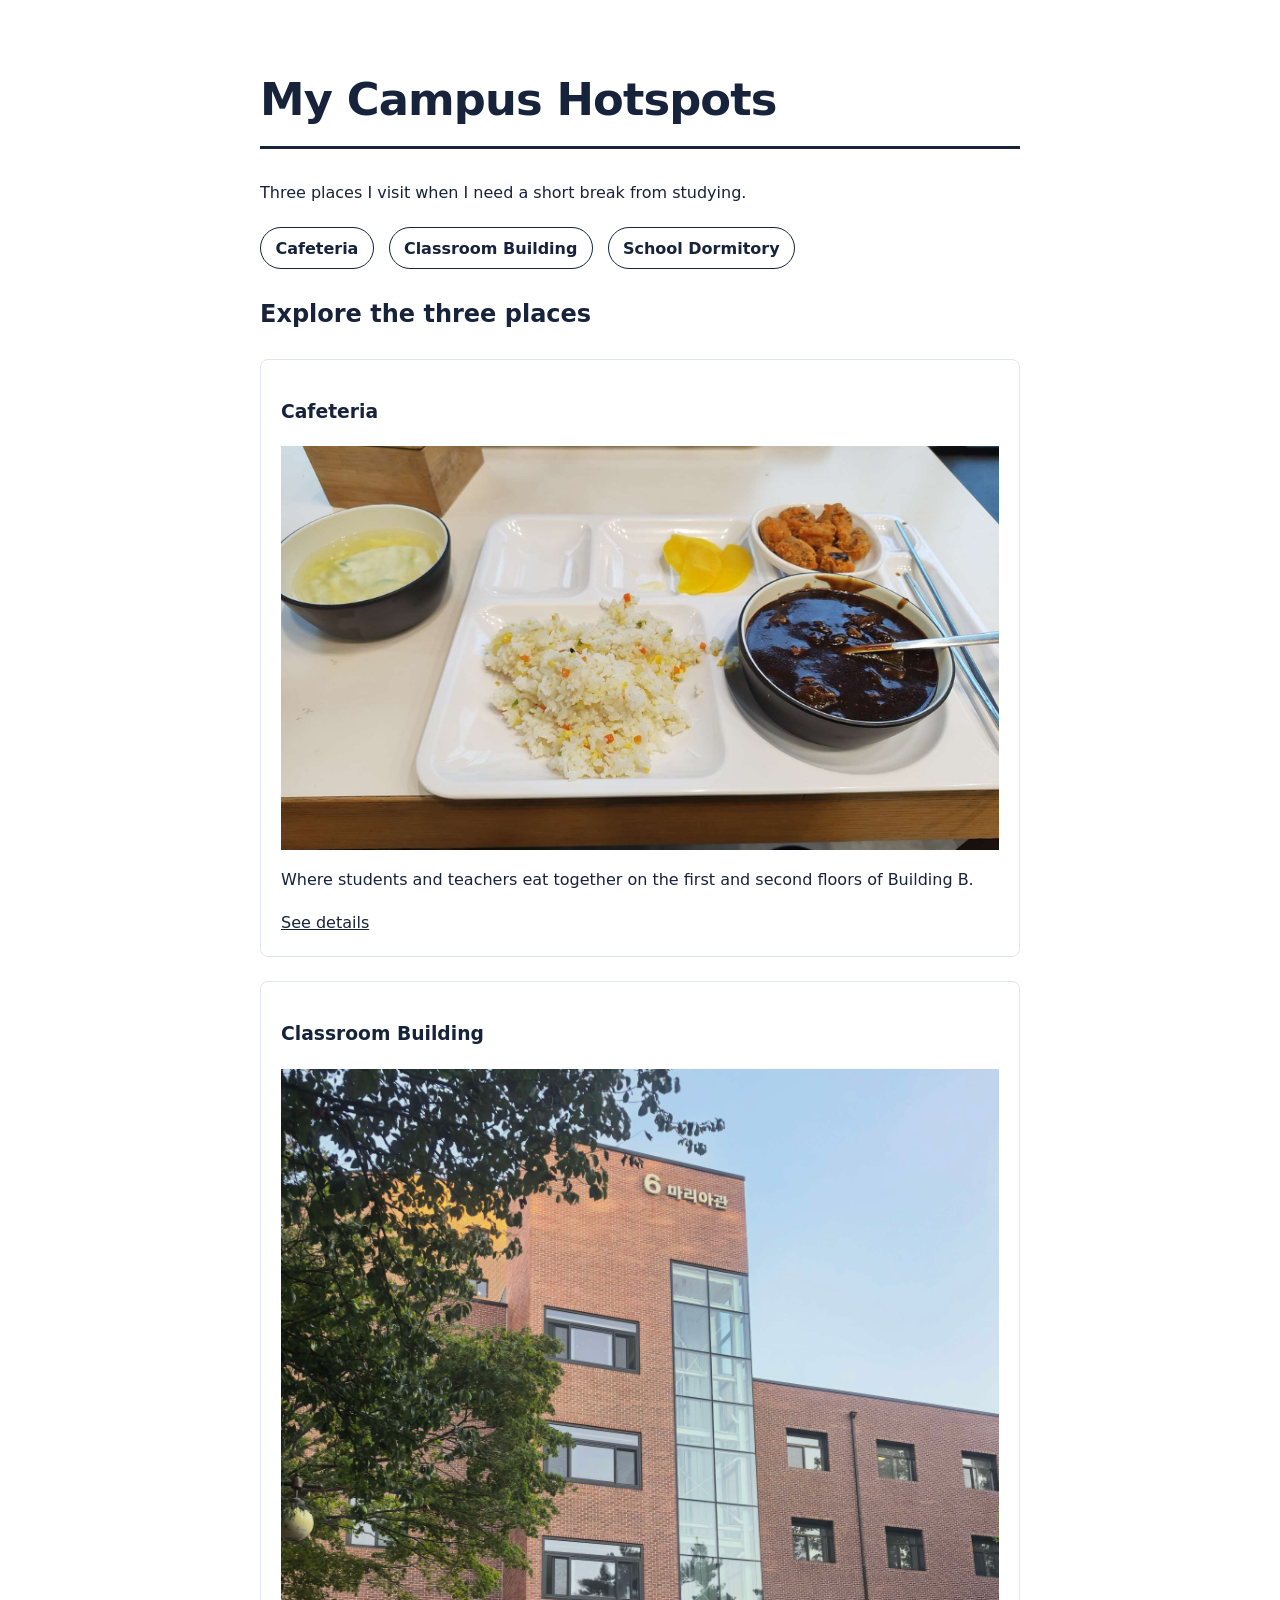
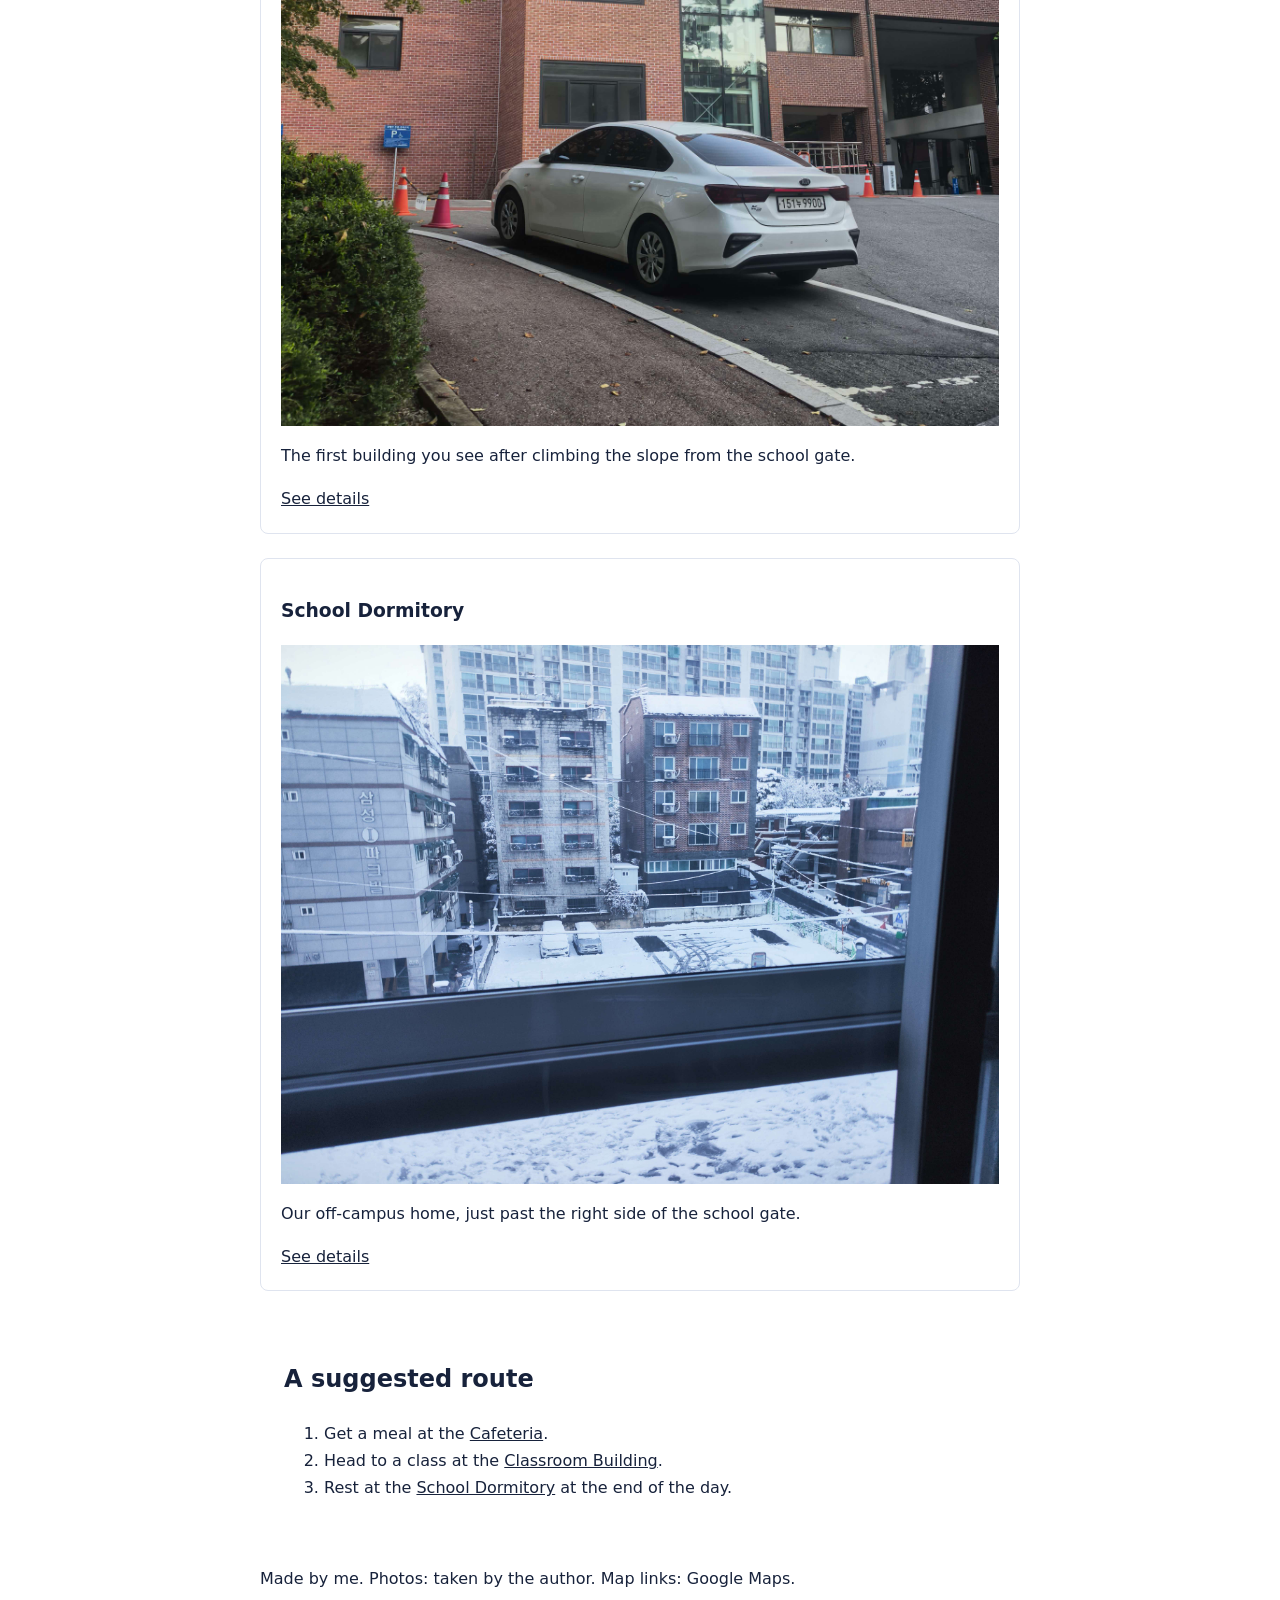
<file: index.html>
<!doctype html>
<html lang="en">
  <head>
    <meta charset="utf-8">
    <meta name="viewport" content="width=device-width, initial-scale=1">
    <title>My Campus Hotspots</title>
    <link rel="stylesheet" href="styles.css">
  </head>
  <body class="page-home">
    <div class="page">
      <header>
        <h1>My Campus Hotspots</h1>
        <p>Three places I visit when I need a short break from studying.</p>
      </header>

      <nav aria-label="Place navigation">
        <a href="cafeteria.html">Cafeteria</a>
        <a href="classroom.html">Classroom Building</a>
        <a href="dormitory.html">School Dormitory</a>
      </nav>

      <main>
        <section>
          <h2>Explore the three places</h2>

          <article class="place-card">
            <h3>Cafeteria</h3>
            <img src="images/cafeteria.jpg" alt="The cafeteria where students and teachers share meals">
            <p>Where students and teachers eat together on the first and second floors of Building B.</p>
            <a href="cafeteria.html">See details</a>
          </article>

          <article class="place-card">
            <h3>Classroom Building</h3>
            <img src="images/classroom.jpg" alt="The classroom building with computer classrooms">
            <p>The first building you see after climbing the slope from the school gate.</p>
            <a href="classroom.html">See details</a>
          </article>

          <article class="place-card">
            <h3>School Dormitory</h3>
            <img src="images/dormitory.jpg" alt="The off-campus dormitory with a snowy view">
            <p>Our off-campus home, just past the right side of the school gate.</p>
            <a href="dormitory.html">See details</a>
          </article>
        </section>

        <section class="panel">
          <h2>A suggested route</h2>
          <ol>
            <li>Get a meal at the <a href="cafeteria.html">Cafeteria</a>.</li>
            <li>Head to a class at the <a href="classroom.html">Classroom Building</a>.</li>
            <li>Rest at the <a href="dormitory.html">School Dormitory</a> at the end of the day.</li>
          </ol>
        </section>
      </main>

      <footer>
        <p>Made by me. Photos: taken by the author. Map links: Google Maps.</p>
      </footer>
    </div>
  </body>
</html>
</file>
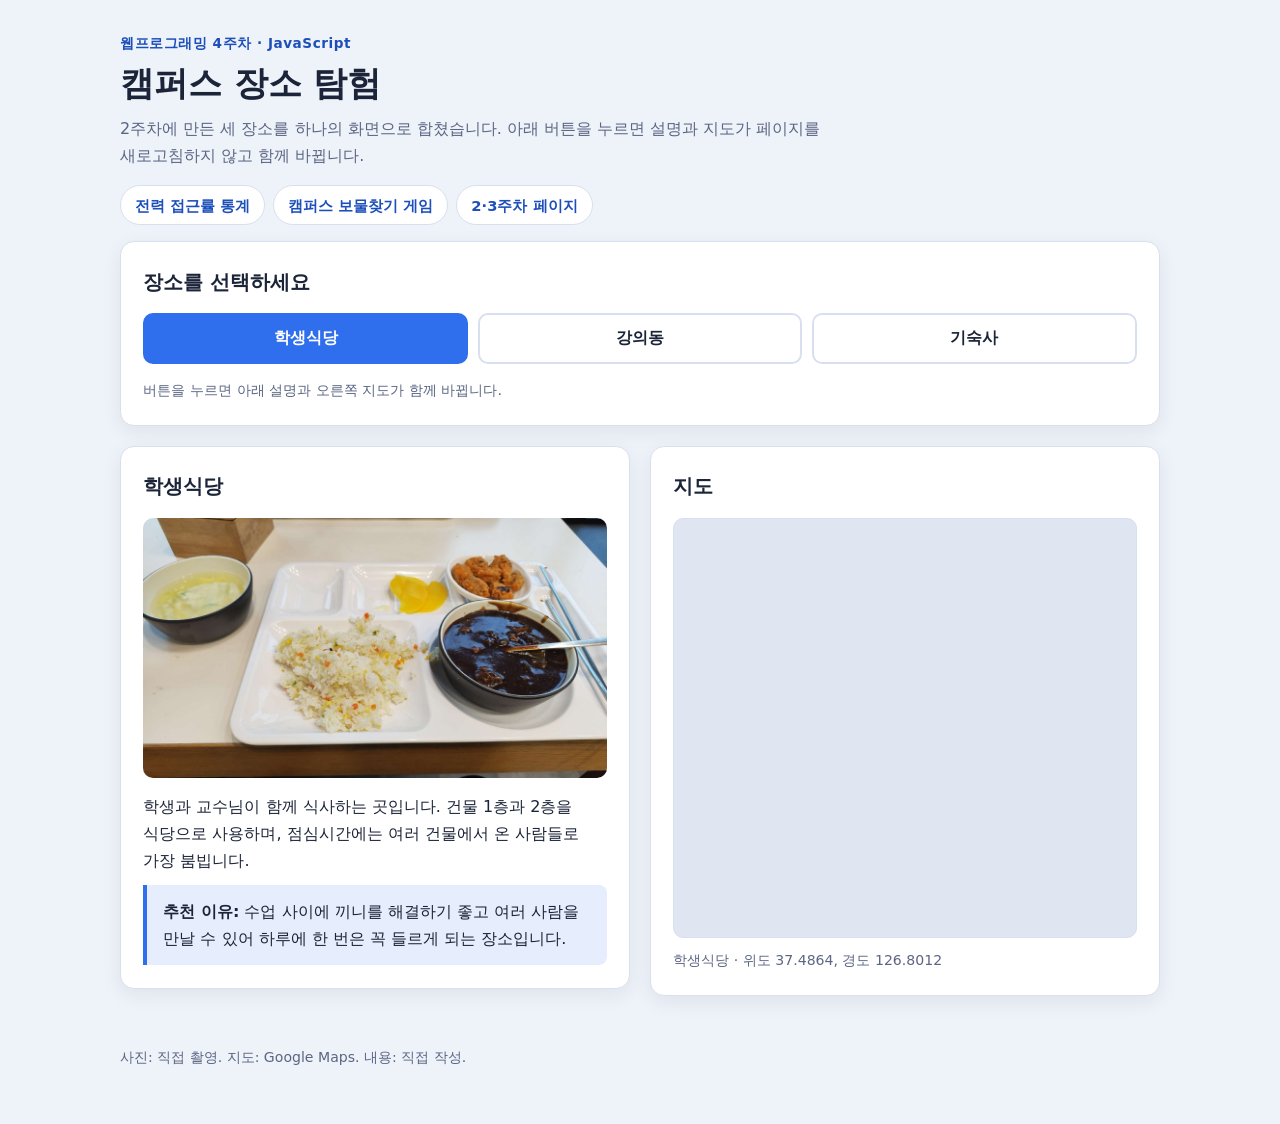
<file: week4/index.html>
<!doctype html>
<html lang="ko">
  <head>
    <meta charset="utf-8">
    <meta name="viewport" content="width=device-width, initial-scale=1">
    <title>캠퍼스 장소 탐험 · 웹프로그래밍 4주차</title>
    <link rel="stylesheet" href="styles.css">
    <script src="app.js" defer></script>
  </head>
  <body class="page-explore">
    <header class="site-header">
      <p class="eyebrow">웹프로그래밍 4주차 · JavaScript</p>
      <h1>캠퍼스 장소 탐험</h1>
      <p class="lead">
        2주차에 만든 세 장소를 하나의 화면으로 합쳤습니다. 아래 버튼을 누르면 설명과 지도가
        페이지를 새로고침하지 않고 함께 바뀝니다.
      </p>
      <nav class="site-nav" aria-label="다른 페이지">
        <a href="statistics.html">전력 접근률 통계</a>
        <a href="game.html">캠퍼스 보물찾기 게임</a>
        <a href="../index.html">2·3주차 페이지</a>
      </nav>
    </header>

    <main>
      <section class="panel" aria-labelledby="pick-title">
        <h2 id="pick-title">장소를 선택하세요</h2>
        <div class="place-buttons" role="group" aria-label="장소 선택">
          <button type="button" class="place-btn" data-place="cafeteria" aria-pressed="true">학생식당</button>
          <button type="button" class="place-btn" data-place="classroom" aria-pressed="false">강의동</button>
          <button type="button" class="place-btn" data-place="dormitory" aria-pressed="false">기숙사</button>
        </div>
        <p class="hint">버튼을 누르면 아래 설명과 오른쪽 지도가 함께 바뀝니다.</p>
      </section>

      <div class="explore-grid">
        <div class="place-list">
          <article class="panel place" id="place-cafeteria" data-place="cafeteria">
            <h2>학생식당</h2>
            <img src="images/cafeteria.jpg" alt="학생과 교수님이 함께 식사하는 학생식당 내부">
            <p>
              학생과 교수님이 함께 식사하는 곳입니다. 건물 1층과 2층을 식당으로 사용하며,
              점심시간에는 여러 건물에서 온 사람들로 가장 붐빕니다.
            </p>
            <p class="reason">
              <strong>추천 이유:</strong> 수업 사이에 끼니를 해결하기 좋고 여러 사람을 만날 수 있어
              하루에 한 번은 꼭 들르게 되는 장소입니다.
            </p>
          </article>

          <article class="panel place" id="place-classroom" data-place="classroom" hidden>
            <h2>강의동</h2>
            <img src="images/classroom.jpg" alt="학교 정문에서 올라오면 가장 먼저 보이는 강의동">
            <p>
              학교 정문에서 오르막을 올라오면 가장 먼저 보이는 건물입니다. 컴퓨터 실습실이 있어
              전공 수업과 실습이 주로 이곳에서 열립니다.
            </p>
            <p class="reason">
              <strong>추천 이유:</strong> 전공 수업과 실습이 모두 이 건물에서 이루어져서 하루 중
              가장 오래 머무는 장소입니다.
            </p>
          </article>

          <article class="panel place" id="place-dormitory" data-place="dormitory" hidden>
            <h2>기숙사</h2>
            <img src="images/dormitory.jpg" alt="눈이 쌓인 겨울 풍경의 교외 기숙사">
            <p>
              학교 정문 오른쪽으로 곧장 가면 보이는 교외 기숙사입니다. 겨울에는 눈이 쌓인 풍경이
              특히 예뻐서 사진을 찍는 사람이 많습니다.
            </p>
            <p class="reason">
              <strong>추천 이유:</strong> 수업이 끝난 뒤 쉬고 다음 날을 준비하는 공간이라 하루의
              시작과 끝을 함께하는 장소입니다.
            </p>
          </article>
        </div>

        <section class="panel map-panel" aria-labelledby="map-title">
          <h2 id="map-title">지도</h2>
          <div class="map-frame">
            <iframe
              id="place-map"
              title="선택한 장소의 구글 지도"
              src="https://maps.google.com/maps?q=37.4864303,126.8011835&amp;z=17&amp;hl=ko&amp;output=embed"
              loading="lazy"
              referrerpolicy="no-referrer-when-downgrade"
              allowfullscreen></iframe>
          </div>
          <p class="map-caption" id="map-caption">학생식당 · 위도 37.4864, 경도 126.8012</p>
        </section>
      </div>
    </main>

    <footer class="site-footer">
      <p>사진: 직접 촬영. 지도: Google Maps. 내용: 직접 작성.</p>
    </footer>
  </body>
</html>
</file>
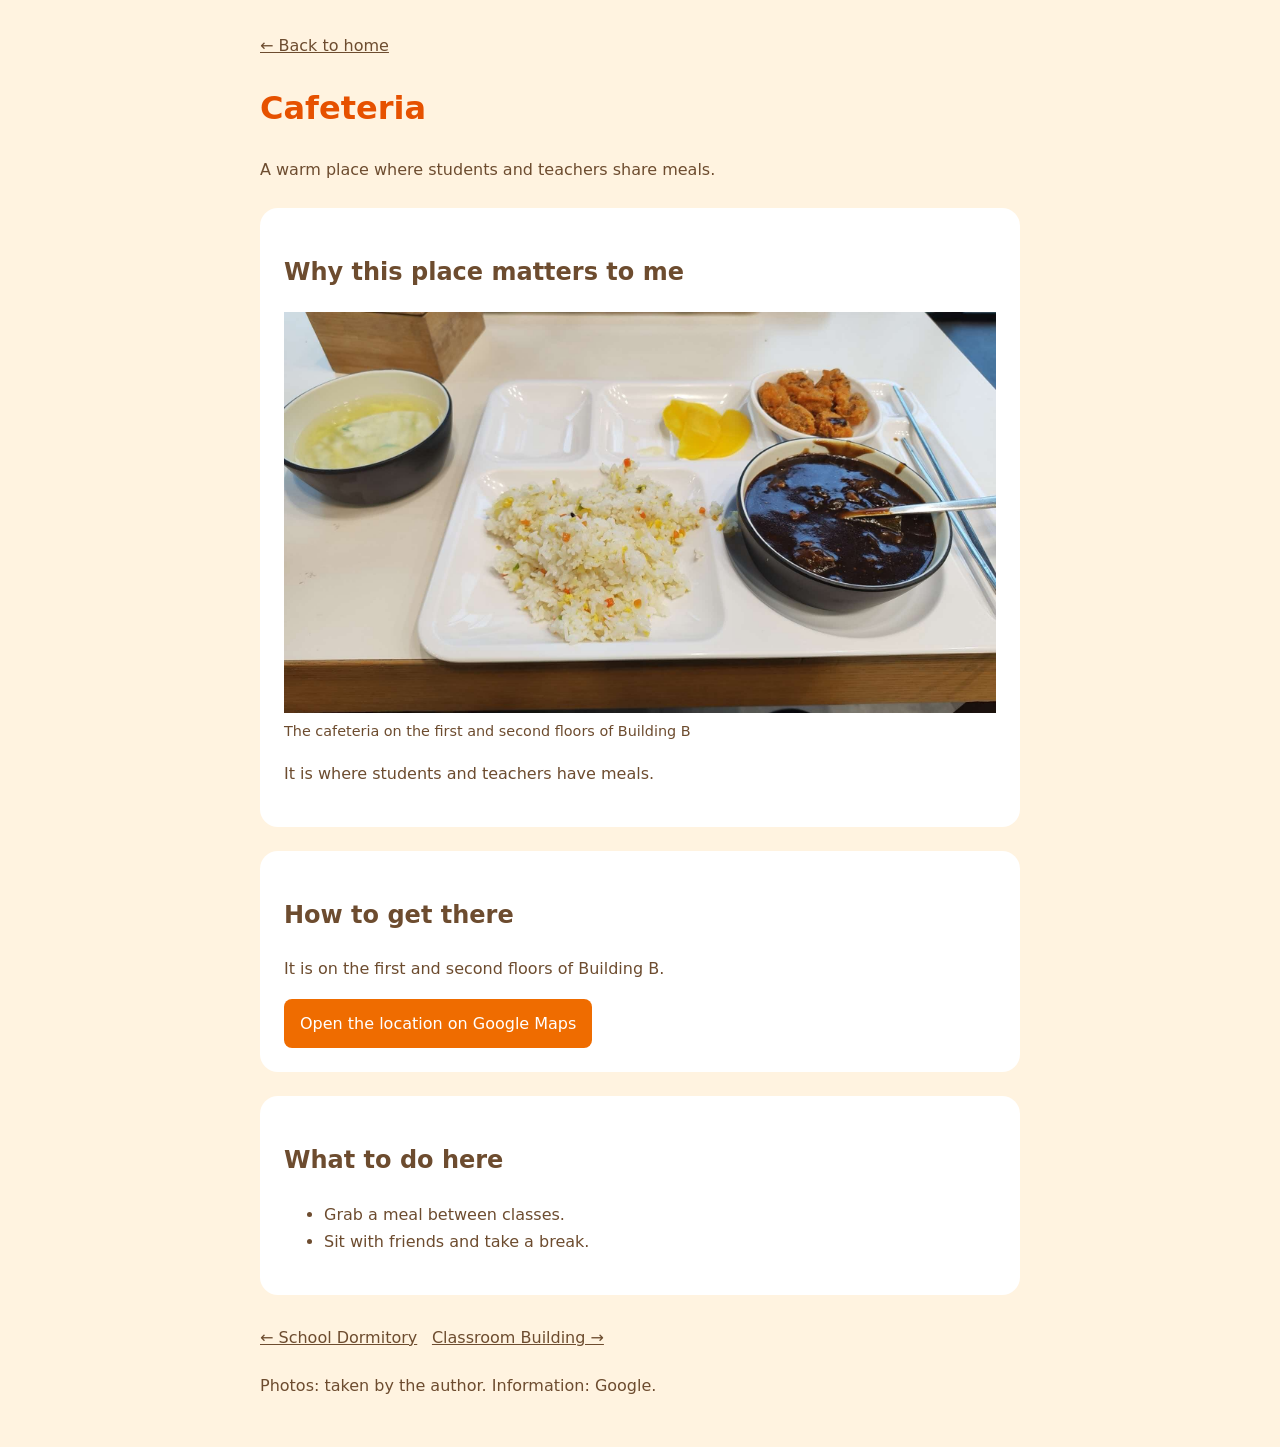
<file: cafeteria.html>
<!doctype html>
<html lang="en">
  <head>
    <meta charset="utf-8">
    <meta name="viewport" content="width=device-width, initial-scale=1">
    <title>Cafeteria · My Campus Hotspots</title>
    <link rel="stylesheet" href="styles.css">
  </head>
  <body class="page-cafeteria">
    <div class="page">
      <header>
        <a href="index.html">← Back to home</a>
        <h1>Cafeteria</h1>
        <p>A warm place where students and teachers share meals.</p>
      </header>

      <main>
        <section class="panel">
          <h2>Why this place matters to me</h2>
          <figure>
            <img src="images/cafeteria.jpg" alt="The cafeteria where students and teachers eat together">
            <figcaption>The cafeteria on the first and second floors of Building B</figcaption>
          </figure>
          <p>It is where students and teachers have meals.</p>
        </section>

        <section class="panel">
          <h2>How to get there</h2>
          <p>It is on the first and second floors of Building B.</p>
          <a class="action" href="https://maps.app.goo.gl/sEosfgcuza8anEA77" target="_blank" rel="noopener">Open the location on Google Maps</a>
        </section>

        <aside class="panel">
          <h2>What to do here</h2>
          <ul>
            <li>Grab a meal between classes.</li>
            <li>Sit with friends and take a break.</li>
          </ul>
        </aside>
      </main>

      <footer>
        <nav aria-label="Place navigation">
          <a href="dormitory.html">← School Dormitory</a>
          <a href="classroom.html">Classroom Building →</a>
        </nav>
        <p>Photos: taken by the author. Information: Google.</p>
      </footer>
    </div>
  </body>
</html>
</file>
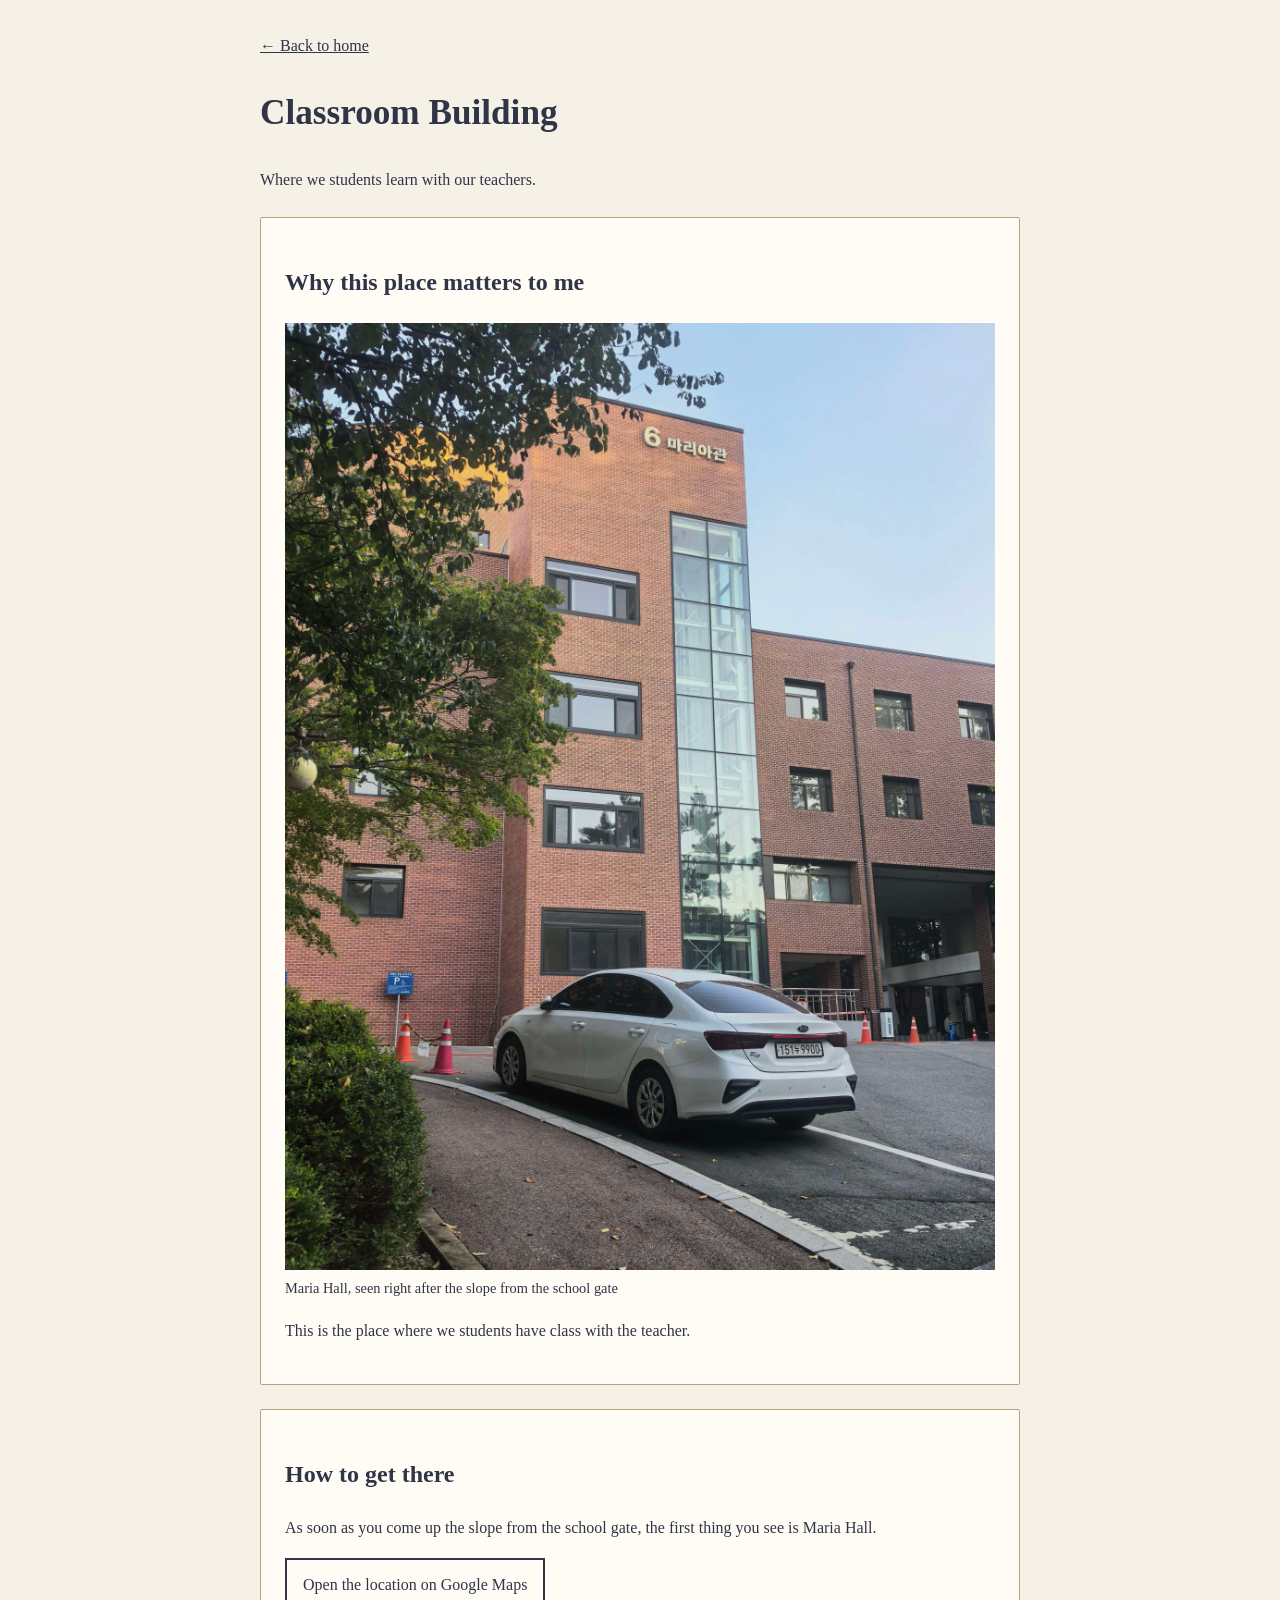
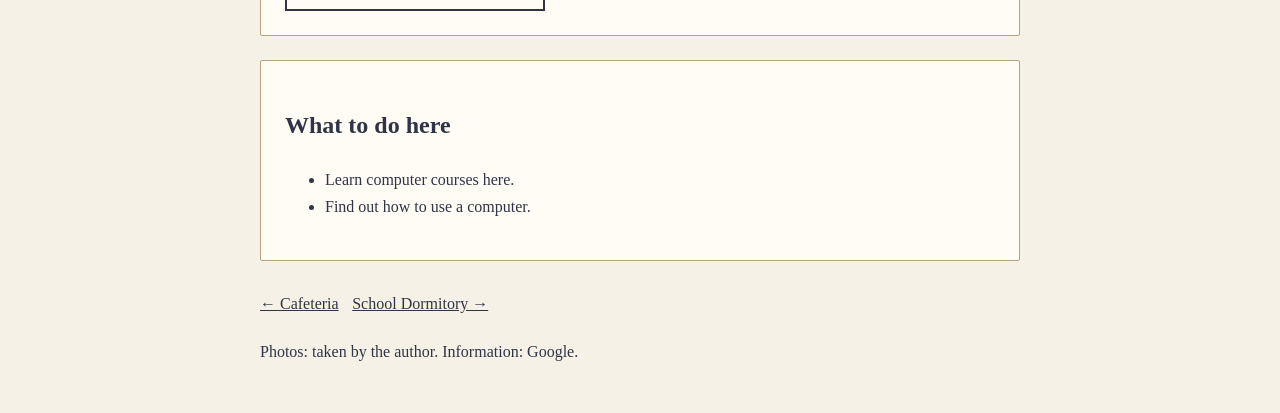
<file: classroom.html>
<!doctype html>
<html lang="en">
  <head>
    <meta charset="utf-8">
    <meta name="viewport" content="width=device-width, initial-scale=1">
    <title>Classroom Building · My Campus Hotspots</title>
    <link rel="stylesheet" href="styles.css">
  </head>
  <body class="page-classroom">
    <div class="page">
      <header>
        <a href="index.html">← Back to home</a>
        <h1>Classroom Building</h1>
        <p>Where we students learn with our teachers.</p>
      </header>

      <main>
        <section class="panel">
          <h2>Why this place matters to me</h2>
          <figure>
            <img src="images/classroom.jpg" alt="The classroom building where students have classes">
            <figcaption>Maria Hall, seen right after the slope from the school gate</figcaption>
          </figure>
          <p>This is the place where we students have class with the teacher.</p>
        </section>

        <section class="panel">
          <h2>How to get there</h2>
          <p>As soon as you come up the slope from the school gate, the first thing you see is Maria Hall.</p>
          <a class="action" href="https://maps.app.goo.gl/1VNUcBGzoHddhNr5A" target="_blank" rel="noopener">Open the location on Google Maps</a>
        </section>

        <aside class="panel">
          <h2>What to do here</h2>
          <ul>
            <li>Learn computer courses here.</li>
            <li>Find out how to use a computer.</li>
          </ul>
        </aside>
      </main>

      <footer>
        <nav aria-label="Place navigation">
          <a href="cafeteria.html">← Cafeteria</a>
          <a href="dormitory.html">School Dormitory →</a>
        </nav>
        <p>Photos: taken by the author. Information: Google.</p>
      </footer>
    </div>
  </body>
</html>
</file>
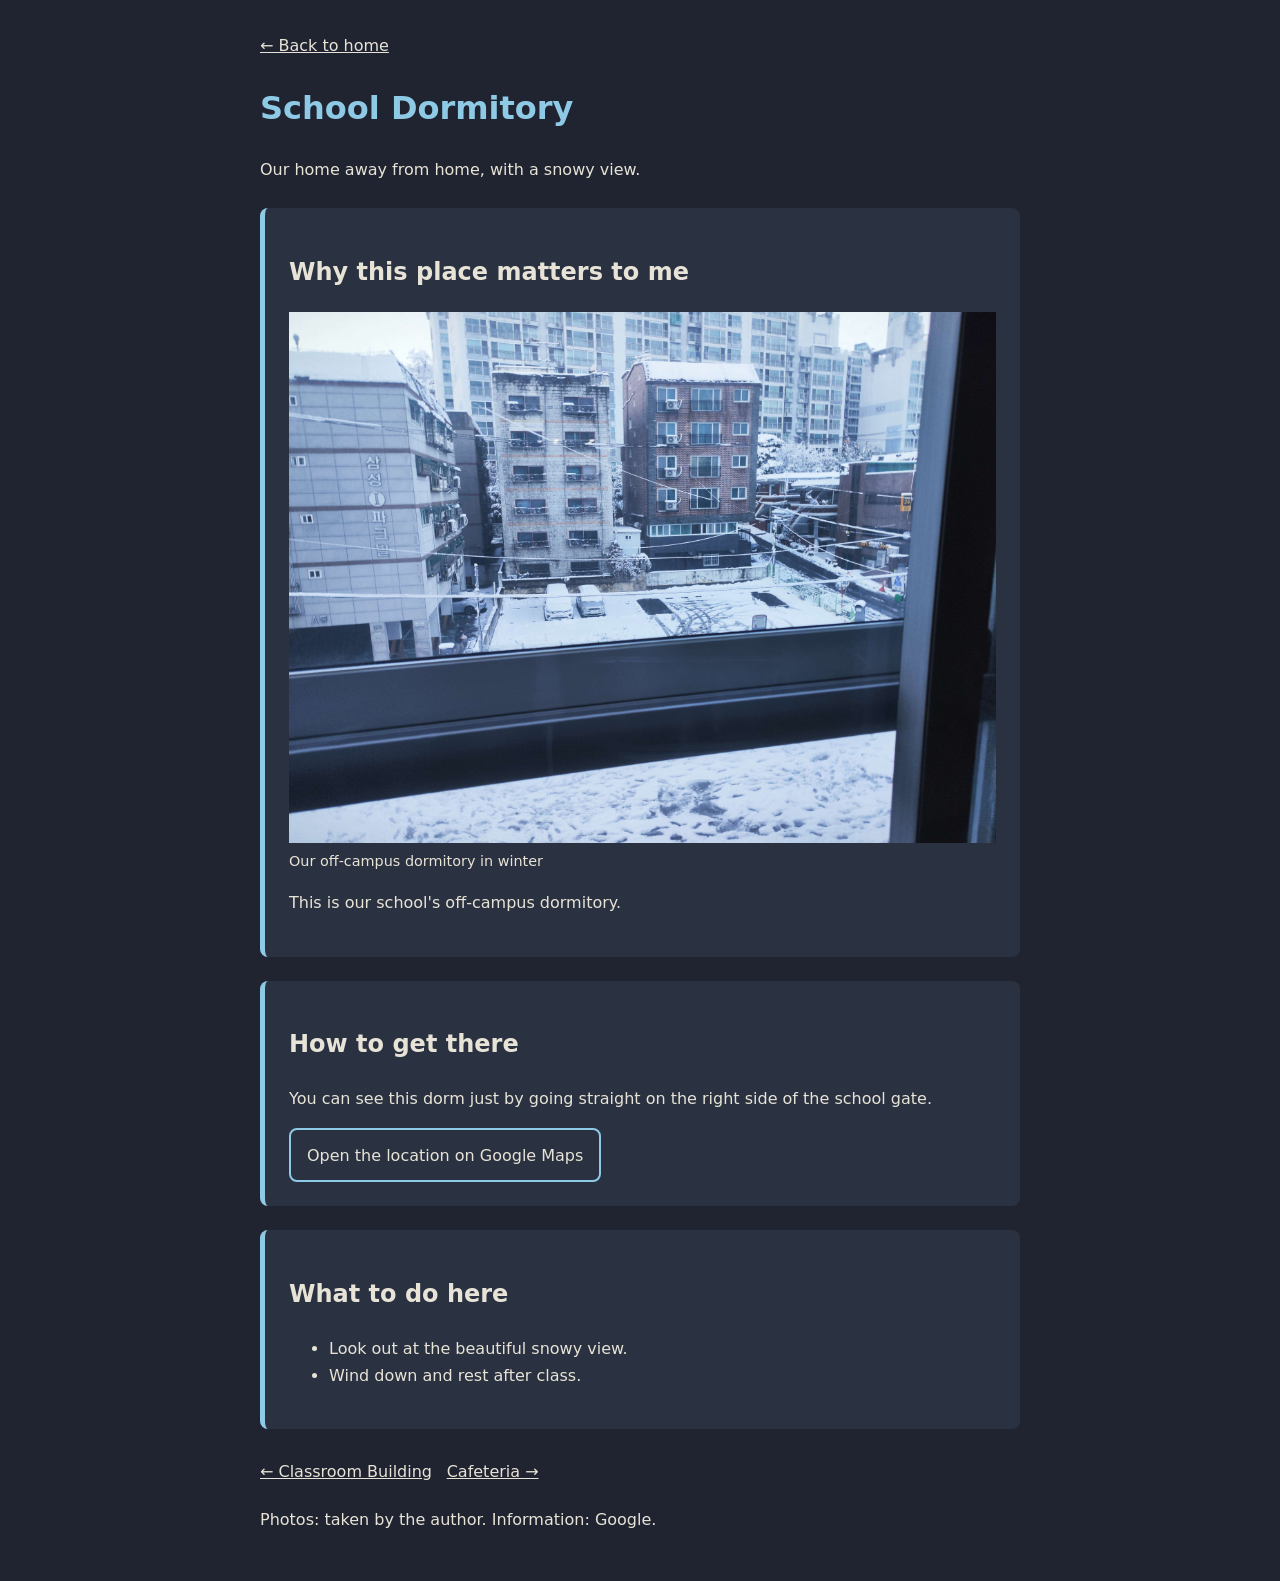
<file: dormitory.html>
<!doctype html>
<html lang="en">
  <head>
    <meta charset="utf-8">
    <meta name="viewport" content="width=device-width, initial-scale=1">
    <title>School Dormitory · My Campus Hotspots</title>
    <link rel="stylesheet" href="styles.css">
  </head>
  <body class="page-dormitory">
    <div class="page">
      <header>
        <a href="index.html">← Back to home</a>
        <h1>School Dormitory</h1>
        <p>Our home away from home, with a snowy view.</p>
      </header>

      <main>
        <section class="panel">
          <h2>Why this place matters to me</h2>
          <figure>
            <img src="images/dormitory.jpg" alt="The off-campus dormitory surrounded by snow">
            <figcaption>Our off-campus dormitory in winter</figcaption>
          </figure>
          <p>This is our school's off-campus dormitory.</p>
        </section>

        <section class="panel">
          <h2>How to get there</h2>
          <p>You can see this dorm just by going straight on the right side of the school gate.</p>
          <a class="action" href="https://maps.app.goo.gl/PTHGmBZXGiX6MFUu8" target="_blank" rel="noopener">Open the location on Google Maps</a>
        </section>

        <aside class="panel">
          <h2>What to do here</h2>
          <ul>
            <li>Look out at the beautiful snowy view.</li>
            <li>Wind down and rest after class.</li>
          </ul>
        </aside>
      </main>

      <footer>
        <nav aria-label="Place navigation">
          <a href="classroom.html">← Classroom Building</a>
          <a href="cafeteria.html">Cafeteria →</a>
        </nav>
        <p>Photos: taken by the author. Information: Google.</p>
      </footer>
    </div>
  </body>
</html>
</file>
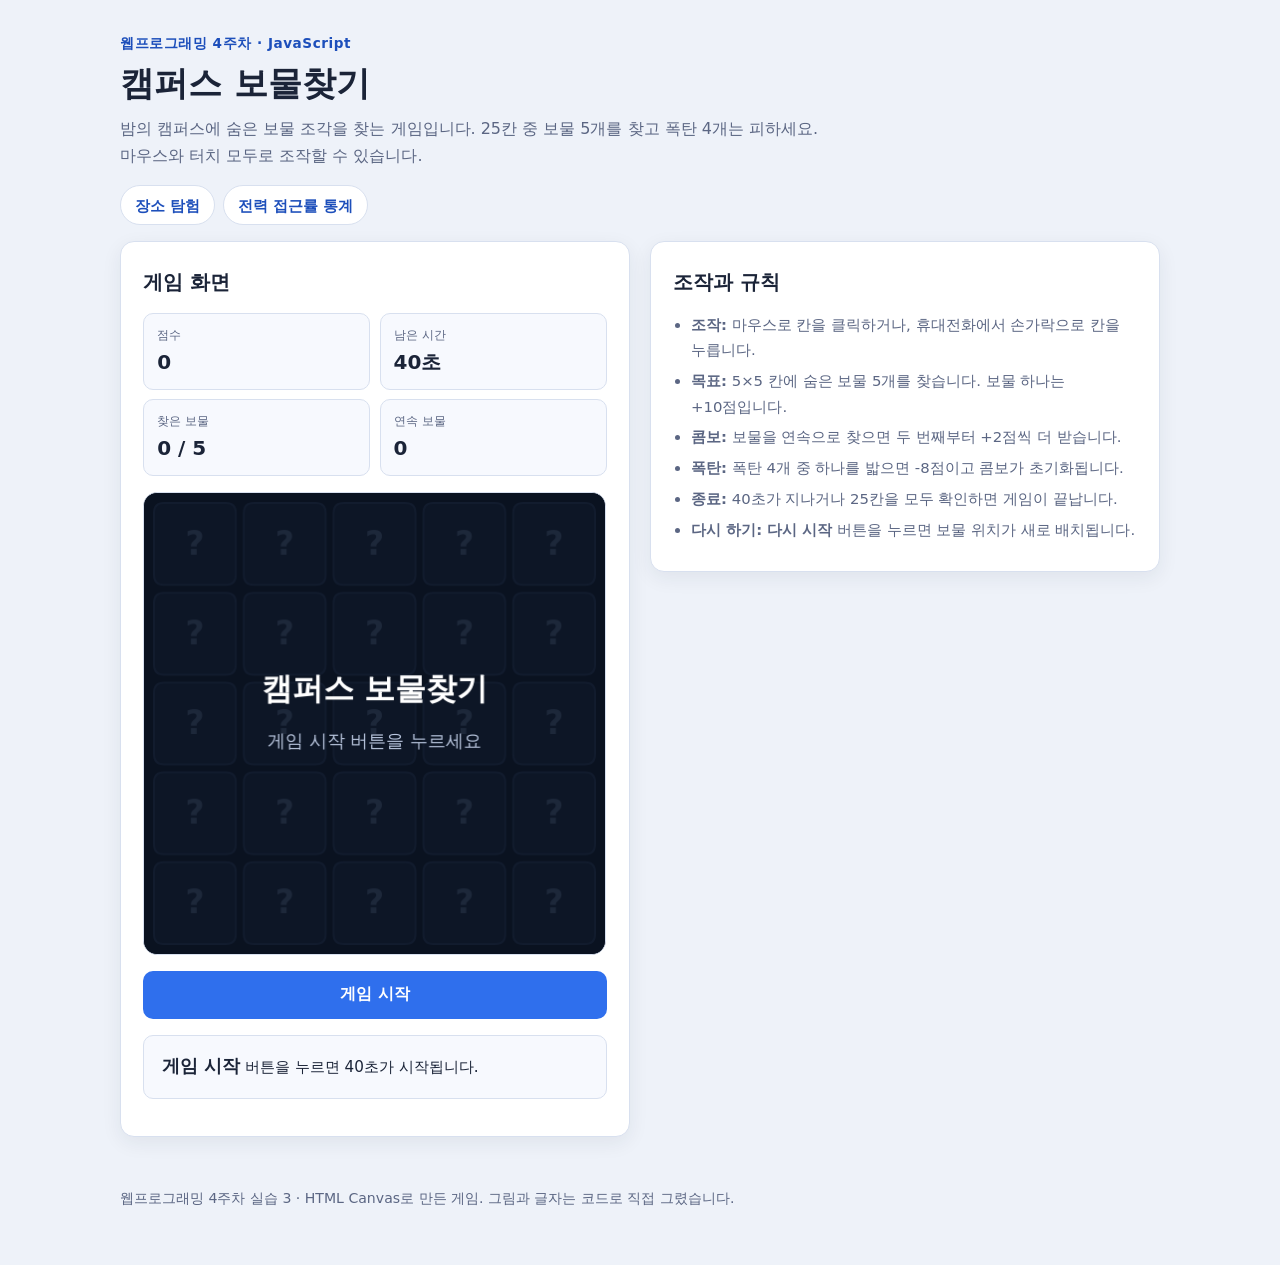
<file: week4/game.html>
<!doctype html>
<html lang="ko">
  <head>
    <meta charset="utf-8">
    <meta name="viewport" content="width=device-width, initial-scale=1">
    <title>캠퍼스 보물찾기 · 웹프로그래밍 4주차</title>
    <link rel="stylesheet" href="styles.css">
    <script src="game.js" defer></script>
  </head>
  <body class="page-game">
    <header class="site-header">
      <p class="eyebrow">웹프로그래밍 4주차 · JavaScript</p>
      <h1>캠퍼스 보물찾기</h1>
      <p class="lead">
        밤의 캠퍼스에 숨은 보물 조각을 찾는 게임입니다. 25칸 중 보물 5개를 찾고 폭탄 4개는
        피하세요. 마우스와 터치 모두로 조작할 수 있습니다.
      </p>
      <nav class="site-nav" aria-label="다른 페이지">
        <a href="index.html">장소 탐험</a>
        <a href="statistics.html">전력 접근률 통계</a>
      </nav>
    </header>

    <main>
      <div class="game-shell">
        <section class="panel" aria-labelledby="play-title">
          <h2 id="play-title">게임 화면</h2>

          <div class="hud">
            <div class="hud-item">
              <span class="hud-label">점수</span>
              <span class="hud-value" id="hud-score">0</span>
            </div>
            <div class="hud-item">
              <span class="hud-label">남은 시간</span>
              <span class="hud-value" id="hud-time">40초</span>
            </div>
            <div class="hud-item">
              <span class="hud-label">찾은 보물</span>
              <span class="hud-value" id="hud-found">0 / 5</span>
            </div>
            <div class="hud-item">
              <span class="hud-label">연속 보물</span>
              <span class="hud-value" id="hud-combo">0</span>
            </div>
          </div>

          <div class="game-stage">
            <canvas id="game-canvas" width="520" height="520" aria-label="캠퍼스 보물찾기 게임 화면"></canvas>
          </div>

          <div class="game-actions">
            <button type="button" class="btn-primary" id="start-btn">게임 시작</button>
          </div>

          <p class="game-result" id="game-result">
            <strong>게임 시작</strong> 버튼을 누르면 40초가 시작됩니다.
          </p>
        </section>

        <aside class="panel" aria-labelledby="rules-title">
          <h2 id="rules-title">조작과 규칙</h2>
          <ul class="rules">
            <li><strong>조작:</strong> 마우스로 칸을 클릭하거나, 휴대전화에서 손가락으로 칸을 누릅니다.</li>
            <li><strong>목표:</strong> 5×5 칸에 숨은 보물 5개를 찾습니다. 보물 하나는 +10점입니다.</li>
            <li><strong>콤보:</strong> 보물을 연속으로 찾으면 두 번째부터 +2점씩 더 받습니다.</li>
            <li><strong>폭탄:</strong> 폭탄 4개 중 하나를 밟으면 -8점이고 콤보가 초기화됩니다.</li>
            <li><strong>종료:</strong> 40초가 지나거나 25칸을 모두 확인하면 게임이 끝납니다.</li>
            <li><strong>다시 하기:</strong> <strong>다시 시작</strong> 버튼을 누르면 보물 위치가 새로 배치됩니다.</li>
          </ul>
        </aside>
      </div>
    </main>

    <footer class="site-footer">
      <p>웹프로그래밍 4주차 실습 3 · HTML Canvas로 만든 게임. 그림과 글자는 코드로 직접 그렸습니다.</p>
    </footer>
  </body>
</html>
</file>
<file: styles.css>
* {
  box-sizing: border-box;
}

body {
  margin: 0;
  font-family: system-ui, sans-serif;
  line-height: 1.7;
}

.page {
  width: 92%;
  max-width: 760px;
  margin: 0 auto;
  padding: 2rem 0;
}

.panel {
  margin: 1.5rem 0;
  padding: 1.5rem;
}

img {
  display: block;
  max-width: 100%;
  height: auto;
}

a {
  color: inherit;
}

a:hover {
  text-decoration: underline;
}

a:focus-visible {
  outline: 3px solid currentColor;
  outline-offset: 4px;
}

nav a {
  display: inline-block;
  margin: 0.3em 0.6em 0.3em 0;
}

.action {
  display: inline-block;
  padding: 0.7em 1em;
  border: 2px solid currentColor;
  border-radius: 8px;
  text-decoration: none;
}

figure {
  margin: 1rem 0;
}

figcaption {
  font-size: 0.9rem;
  margin-top: 0.4rem;
}

/* Front page: travel magazine */
.page-home {
  background-color: #ffffff;
  color: #17223b;
}

.page-home h1 {
  font-size: 2.8rem;
  letter-spacing: -0.02em;
  border-bottom: 3px solid #17223b;
  padding-bottom: 0.5rem;
}

.page-home nav a {
  font-weight: 700;
  border: 1px solid #17223b;
  padding: 0.4em 0.9em;
  border-radius: 999px;
  text-decoration: none;
}

.page-home .place-card {
  border: 1px solid #dfe4ef;
  border-radius: 8px;
  padding: 1.25rem;
  margin: 1.5rem 0;
}

.page-home .place-card h3 {
  margin-top: 1rem;
}

/* Place 1: cafeteria — warm dining */
.page-cafeteria {
  background-color: #fff3e0;
  color: #6d4c2f;
  font-family: "Segoe UI", system-ui, sans-serif;
}

.page-cafeteria h1 {
  color: #e65100;
}

.page-cafeteria .panel {
  background-color: #ffffff;
  border-radius: 18px;
}

.page-cafeteria .action {
  background-color: #ef6c00;
  color: #ffffff;
  border: none;
}

/* Place 2: classroom — quiet study */
.page-classroom {
  background-color: #f6f1e7;
  color: #2f3447;
  font-family: Georgia, "Times New Roman", serif;
}

.page-classroom h1 {
  font-size: 2.2rem;
}

.page-classroom .panel {
  background-color: #fffcf5;
  border: 1px solid #b9a37f;
  border-radius: 2px;
}

.page-classroom .action {
  border-radius: 0;
}

/* Place 3: dormitory — night hideout */
.page-dormitory {
  background-color: #1f2430;
  color: #e8e3d7;
}

.page-dormitory h1 {
  color: #8ecae6;
}

.page-dormitory .panel {
  background-color: #2a3140;
  border-left: 5px solid #8ecae6;
  border-radius: 8px;
}

.page-dormitory .action {
  border-color: #8ecae6;
}

/* Mobile rules for all four pages */
@media (max-width: 600px) {
  .page {
    width: 94%;
    padding: 1rem 0;
  }

  .panel {
    padding: 1rem;
    margin: 1rem 0;
  }

  .page h1 {
    font-size: 1.8rem;
  }

  nav a {
    display: block;
    margin: 0.4rem 0;
  }

  .action {
    display: block;
    text-align: center;
    padding: 1em;
  }
}
</file>
<file: week4/styles.css>
/* 웹프로그래밍 4주차 · 공용 스타일
   index.html(장소 탐험) / statistics.html(통계) / game.html(게임)에서 함께 사용합니다. */

:root {
  --bg: #eef2f9;
  --surface: #ffffff;
  --ink: #1b2438;
  --muted: #5b6683;
  --line: #d8e0ef;
  --accent: #2f6fed;
  --accent-dark: #1d4fbb;
  --accent-soft: #e6eefd;
  --gold: #e0a326;
  --danger: #d94a4a;
  --radius: 14px;
  --shadow: 0 6px 20px rgba(27, 36, 56, 0.07);
}

* {
  box-sizing: border-box;
}

html {
  -webkit-text-size-adjust: 100%;
}

body {
  margin: 0;
  background-color: var(--bg);
  color: var(--ink);
  font-family: "Pretendard", "Noto Sans KR", "Malgun Gothic", "Apple SD Gothic Neo", system-ui, sans-serif;
  font-size: 16px;
  line-height: 1.7;
  word-break: keep-all;
}

img {
  display: block;
  max-width: 100%;
  height: auto;
}

a {
  color: var(--accent-dark);
}

a:hover {
  text-decoration: underline;
}

a:focus-visible,
button:focus-visible {
  outline: 3px solid var(--accent);
  outline-offset: 3px;
}

[hidden] {
  display: none !important;
}

/* ---------- 공통 뼈대 ---------- */

.site-header,
main,
.site-footer {
  width: 94%;
  max-width: 1040px;
  margin: 0 auto;
}

.site-header {
  padding: 2rem 0 1rem;
}

.eyebrow {
  margin: 0 0 0.4rem;
  color: var(--accent-dark);
  font-size: 0.85rem;
  font-weight: 700;
  letter-spacing: 0.04em;
}

.site-header h1 {
  margin: 0 0 0.6rem;
  font-size: 2.1rem;
  line-height: 1.3;
}

.lead {
  margin: 0 0 1rem;
  max-width: 46rem;
  color: var(--muted);
}

.site-nav {
  display: flex;
  flex-wrap: wrap;
  gap: 0.5rem;
}

.site-nav a {
  display: inline-block;
  padding: 0.45em 0.95em;
  border: 1px solid var(--line);
  border-radius: 999px;
  background-color: var(--surface);
  color: var(--accent-dark);
  font-size: 0.92rem;
  font-weight: 600;
  text-decoration: none;
}

.site-nav a:hover {
  border-color: var(--accent);
  background-color: var(--accent-soft);
  text-decoration: none;
}

.panel {
  margin: 0 0 1.25rem;
  padding: 1.4rem;
  border: 1px solid var(--line);
  border-radius: var(--radius);
  background-color: var(--surface);
  box-shadow: var(--shadow);
}

.panel h2 {
  margin: 0 0 0.9rem;
  font-size: 1.25rem;
}

.hint {
  margin: 0.9rem 0 0;
  color: var(--muted);
  font-size: 0.9rem;
}

.site-footer {
  padding: 1rem 0 2.5rem;
  color: var(--muted);
  font-size: 0.88rem;
}

/* ---------- 실습 1 · 장소 탐험 ---------- */

.place-buttons {
  display: flex;
  flex-wrap: wrap;
  gap: 0.6rem;
}

.place-btn {
  flex: 1 1 9rem;
  padding: 0.8em 1em;
  border: 2px solid var(--line);
  border-radius: 10px;
  background-color: var(--surface);
  color: var(--ink);
  font-family: inherit;
  font-size: 1rem;
  font-weight: 700;
  cursor: pointer;
}

.place-btn:hover {
  border-color: var(--accent);
}

.place-btn[aria-pressed="true"] {
  border-color: var(--accent);
  background-color: var(--accent);
  color: #ffffff;
}

.explore-grid {
  display: grid;
  grid-template-columns: minmax(0, 1fr) minmax(0, 1fr);
  gap: 1.25rem;
  align-items: start;
}

.place-list .place {
  margin-bottom: 1.25rem;
}

.place img {
  width: 100%;
  margin-bottom: 0.9rem;
  border-radius: 10px;
}

.place p {
  margin: 0 0 0.7rem;
}

.place .reason {
  margin-bottom: 0;
  padding: 0.8rem 1rem;
  border-left: 4px solid var(--accent);
  border-radius: 0 8px 8px 0;
  background-color: var(--accent-soft);
}

.map-panel {
  position: sticky;
  top: 1rem;
}

.map-frame {
  position: relative;
  width: 100%;
  height: 420px;
  overflow: hidden;
  border: 1px solid var(--line);
  border-radius: 10px;
  background-color: #dfe6f2;
}

.map-frame iframe {
  width: 100%;
  height: 100%;
  border: 0;
}

.map-caption {
  margin: 0.7rem 0 0;
  color: var(--muted);
  font-size: 0.88rem;
}

/* ---------- 실습 2 · 통계 ---------- */

.status {
  margin: 0 0 1rem;
  padding: 0.9rem 1.1rem;
  border: 1px solid var(--line);
  border-radius: 10px;
  background-color: var(--surface);
  color: var(--muted);
  font-size: 0.92rem;
}

.status.is-error {
  border-color: var(--danger);
  background-color: #fdeaea;
  color: #8f2323;
}

.tabs {
  display: flex;
  flex-wrap: wrap;
  gap: 0.5rem;
  margin-bottom: 1rem;
}

.tab-btn {
  padding: 0.65em 1.1em;
  border: 2px solid var(--line);
  border-radius: 999px;
  background-color: var(--surface);
  color: var(--ink);
  font-family: inherit;
  font-size: 0.95rem;
  font-weight: 700;
  cursor: pointer;
}

.tab-btn:hover {
  border-color: var(--accent);
}

.tab-btn[aria-selected="true"] {
  border-color: var(--accent);
  background-color: var(--accent);
  color: #ffffff;
}

.chart-card {
  margin: 0 0 1.5rem;
  padding: 1.4rem;
  border: 1px solid var(--line);
  border-radius: var(--radius);
  background-color: var(--surface);
  box-shadow: var(--shadow);
}

.chart-card h2 {
  margin: 0 0 0.35rem;
  font-size: 1.2rem;
}

.chart-meta {
  margin: 0 0 1rem;
  color: var(--muted);
  font-size: 0.88rem;
}

.chart-box {
  position: relative;
  width: 100%;
  height: 340px;
}

.chart-src {
  margin: 0.9rem 0 0;
  color: var(--muted);
  font-size: 0.86rem;
}

.interpretation {
  margin-top: 1.1rem;
  padding: 1rem 1.1rem;
  border-radius: 10px;
  background-color: #f7f9fe;
}

.interpretation h3 {
  margin: 0 0 0.5rem;
  font-size: 1rem;
}

.interpretation p {
  margin: 0;
  font-size: 0.95rem;
}

.data-note {
  margin: 0 0 2rem;
  color: var(--muted);
  font-size: 0.9rem;
}

/* ---------- 실습 3 · 게임 ---------- */

.game-shell {
  display: grid;
  grid-template-columns: minmax(0, 1fr) minmax(0, 1fr);
  gap: 1.25rem;
  align-items: start;
}

.hud {
  display: grid;
  grid-template-columns: repeat(2, minmax(0, 1fr));
  gap: 0.6rem;
  margin-bottom: 1rem;
}

.hud-item {
  padding: 0.6rem 0.8rem;
  border: 1px solid var(--line);
  border-radius: 10px;
  background-color: #f7f9fe;
}

.hud-label {
  display: block;
  color: var(--muted);
  font-size: 0.78rem;
}

.hud-value {
  display: block;
  font-size: 1.25rem;
  font-weight: 800;
}

.hud-value.is-urgent {
  color: var(--danger);
}

.game-stage {
  position: relative;
  width: 100%;
  max-width: 520px;
}

#game-canvas {
  display: block;
  width: 100%;
  height: auto;
  border: 1px solid var(--line);
  border-radius: var(--radius);
  background-color: #101a2e;
  cursor: pointer;
  touch-action: none;
  user-select: none;
  -webkit-user-select: none;
}

.game-actions {
  display: flex;
  flex-wrap: wrap;
  gap: 0.6rem;
  margin-top: 1rem;
}

.btn-primary {
  flex: 1 1 10rem;
  padding: 0.85em 1.2em;
  border: none;
  border-radius: 10px;
  background-color: var(--accent);
  color: #ffffff;
  font-family: inherit;
  font-size: 1rem;
  font-weight: 800;
  cursor: pointer;
}

.btn-primary:hover {
  background-color: var(--accent-dark);
}

.game-result {
  margin-top: 1rem;
  padding: 1rem 1.1rem;
  border: 1px solid var(--line);
  border-radius: 10px;
  background-color: #f7f9fe;
  font-size: 0.95rem;
}

.game-result strong {
  font-size: 1.1rem;
}

.rules {
  margin: 0;
  padding-left: 1.1rem;
  color: var(--muted);
  font-size: 0.93rem;
}

.rules li {
  margin-bottom: 0.35rem;
}

/* ---------- 모바일 ---------- */

@media (max-width: 820px) {
  .site-header h1 {
    font-size: 1.6rem;
  }

  .panel,
  .chart-card {
    padding: 1.1rem;
  }

  .explore-grid,
  .game-shell {
    grid-template-columns: minmax(0, 1fr);
  }

  .map-panel {
    position: static;
  }

  .map-frame {
    height: 300px;
  }

  .place-btn {
    flex: 1 1 100%;
    padding: 0.95em 1em;
  }

  .tab-btn {
    flex: 1 1 100%;
    border-radius: 10px;
  }

  .chart-box {
    height: 280px;
  }

  .hud {
    grid-template-columns: repeat(2, minmax(0, 1fr));
  }

  .game-stage {
    max-width: 100%;
  }
}
</file>
